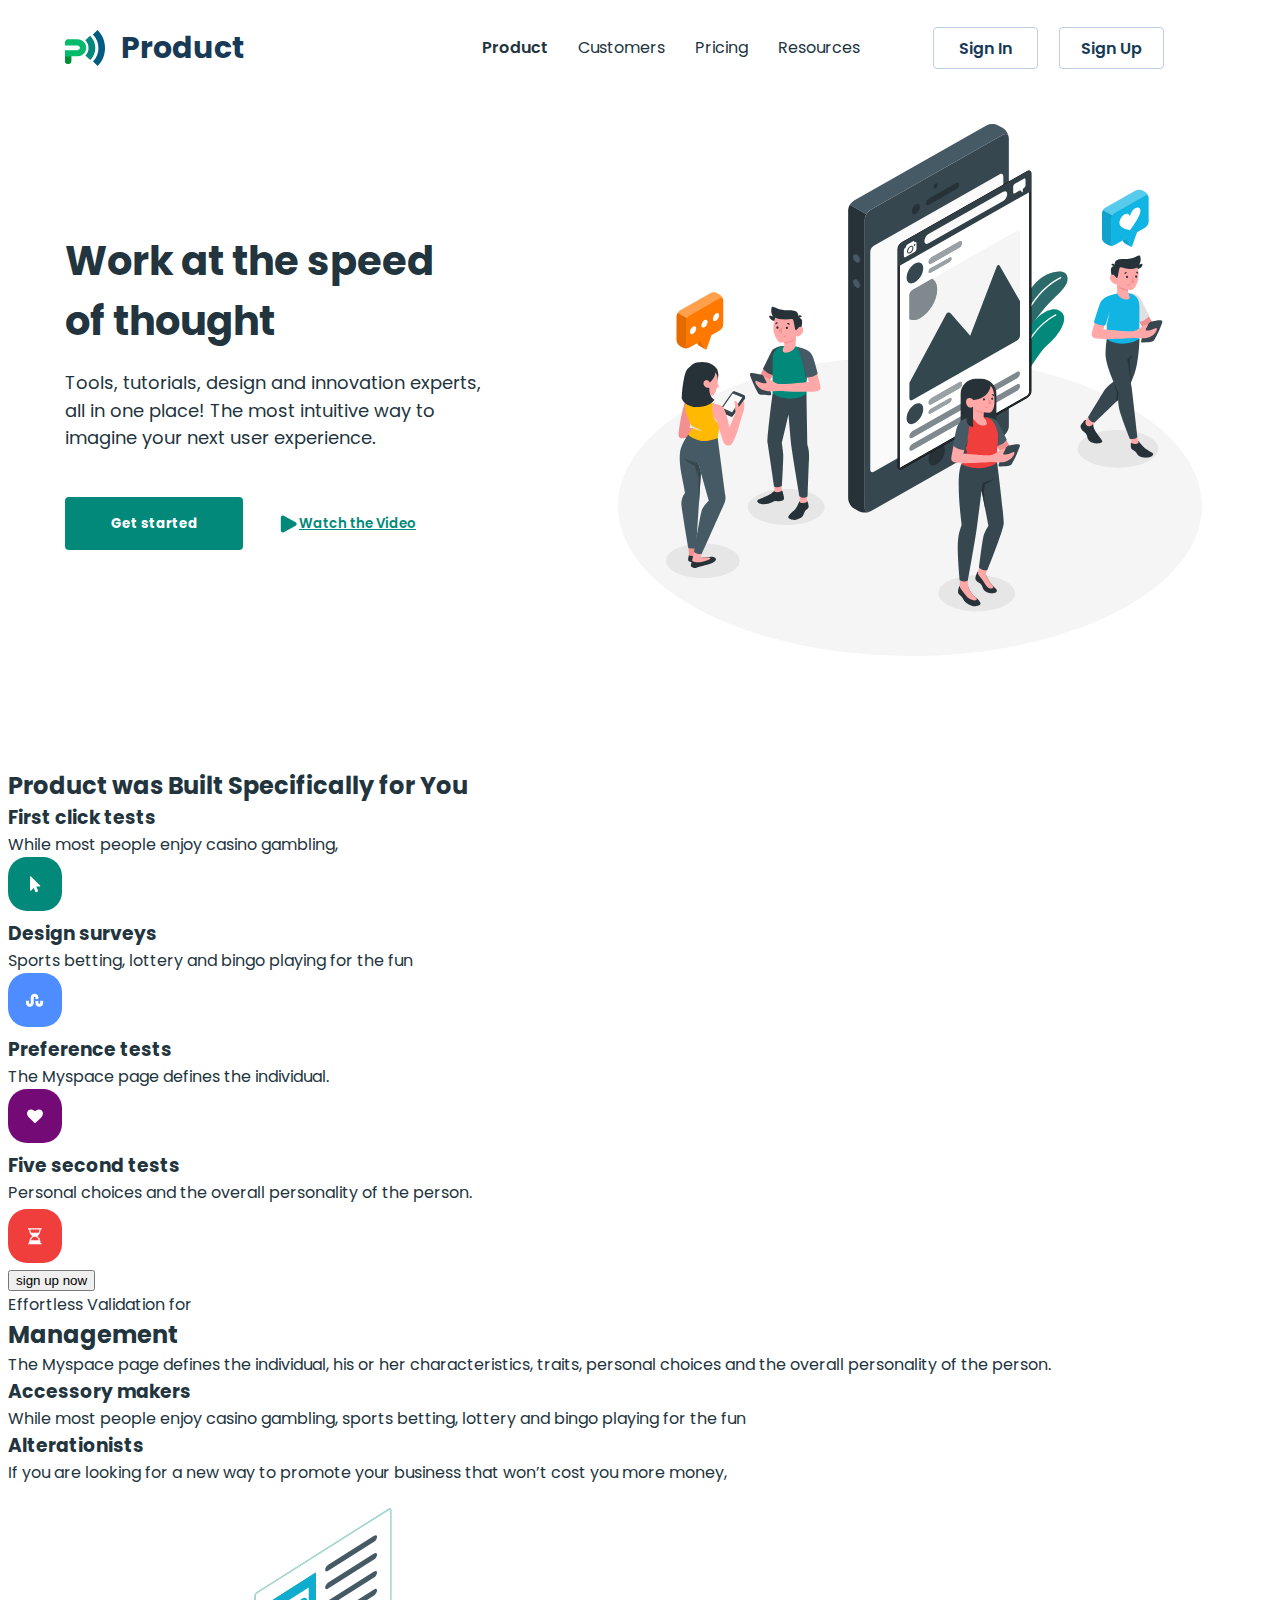
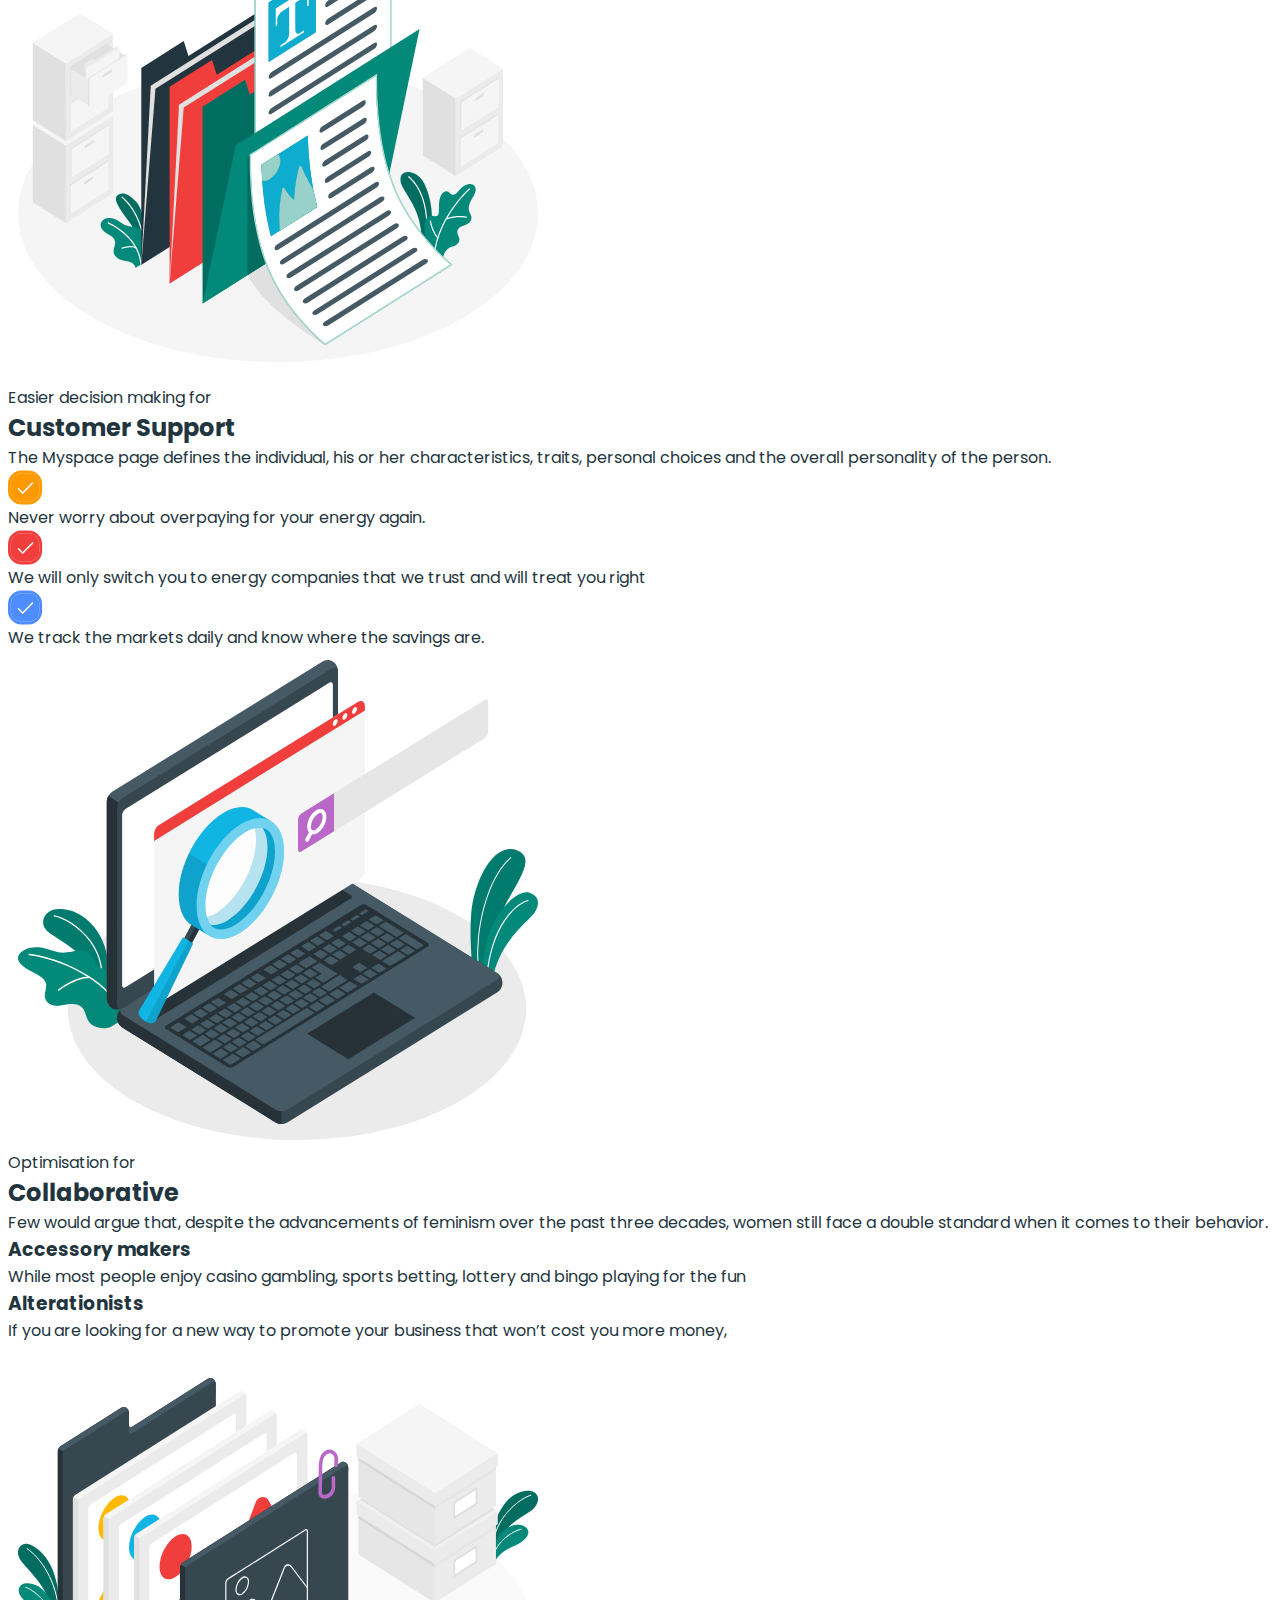
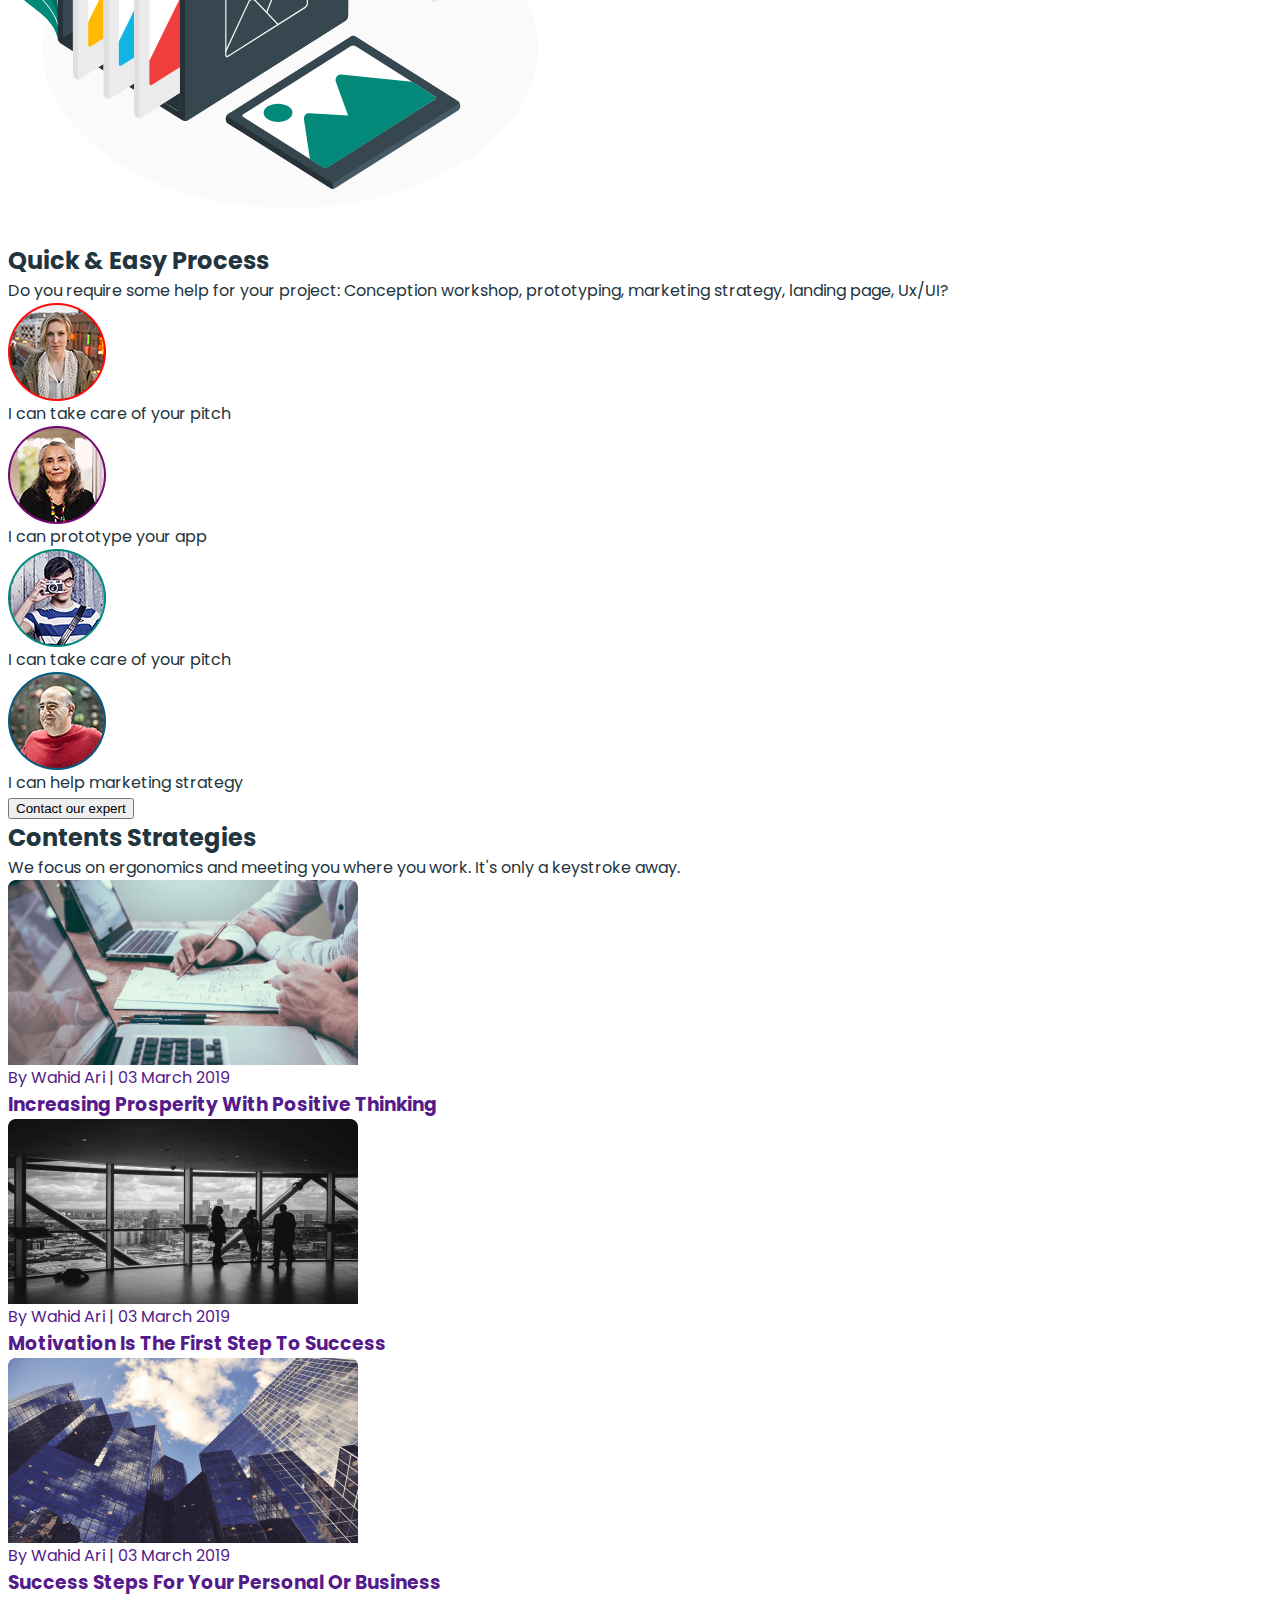
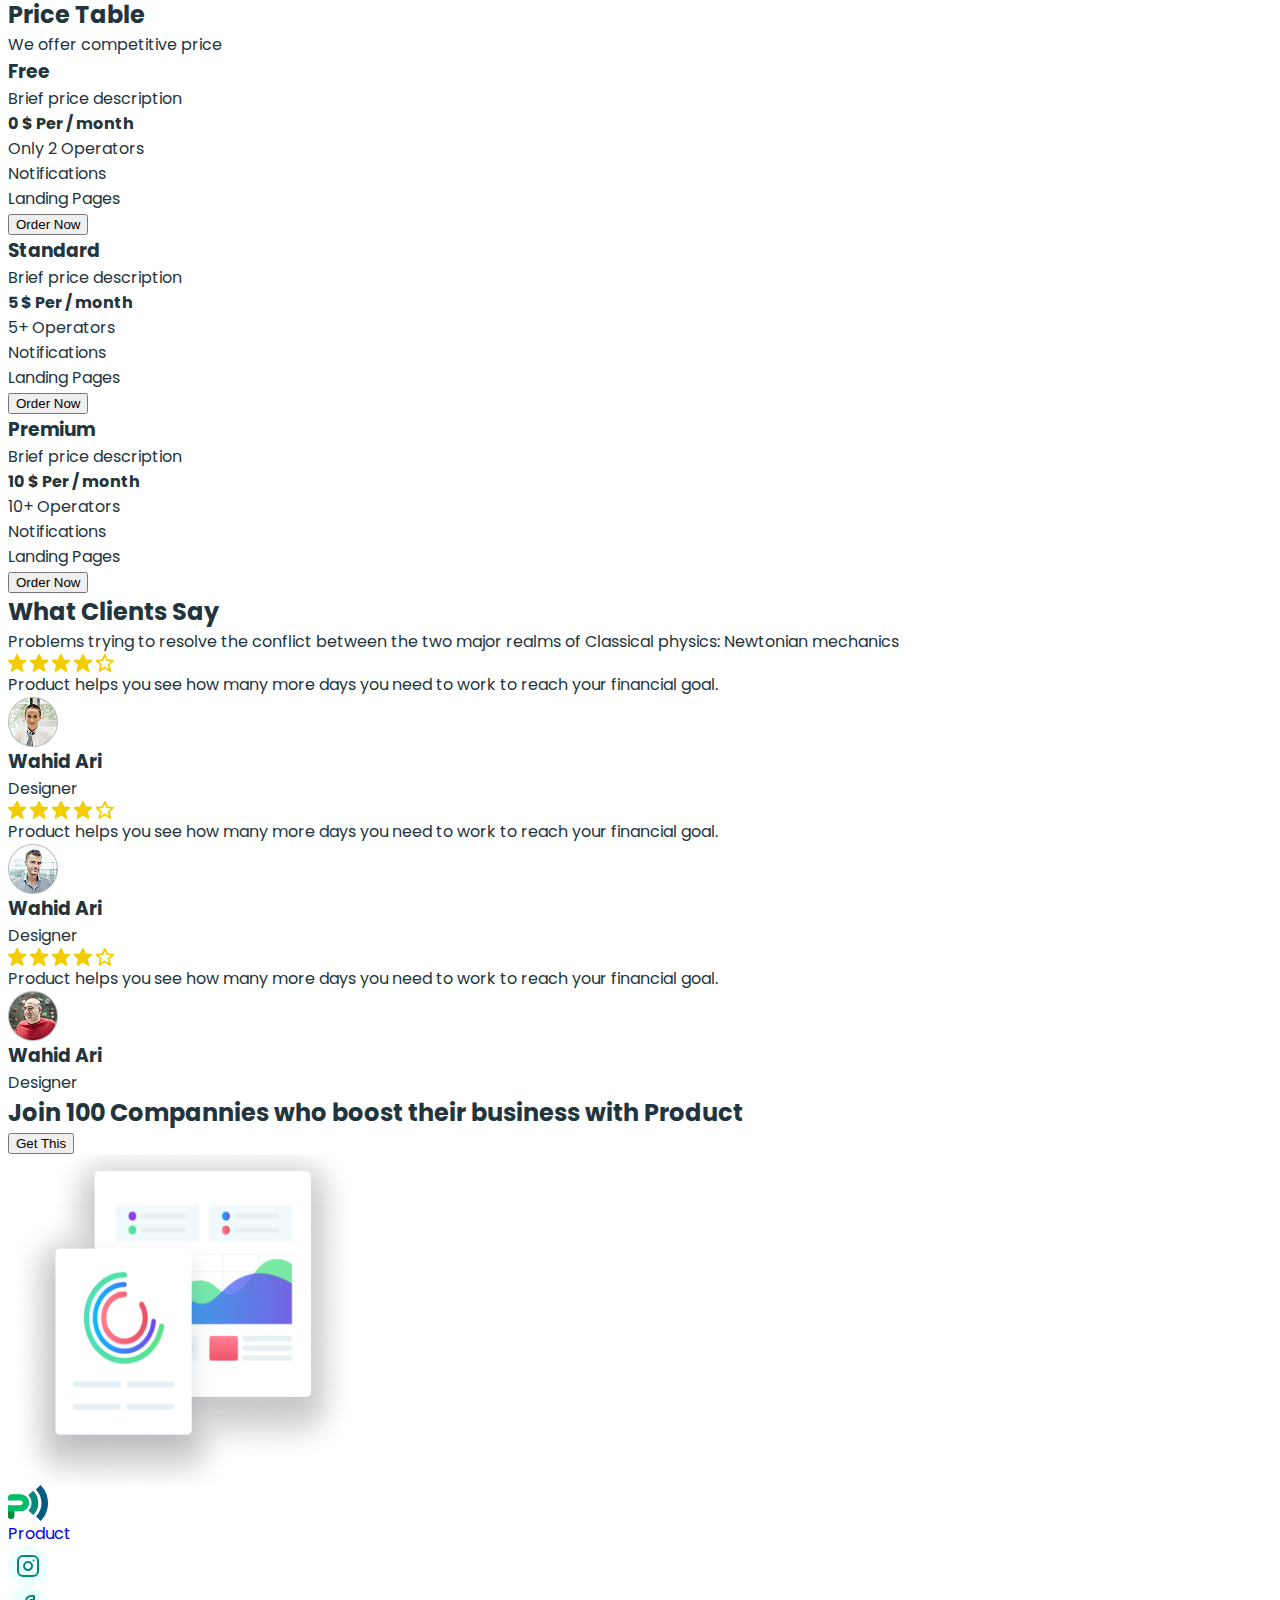
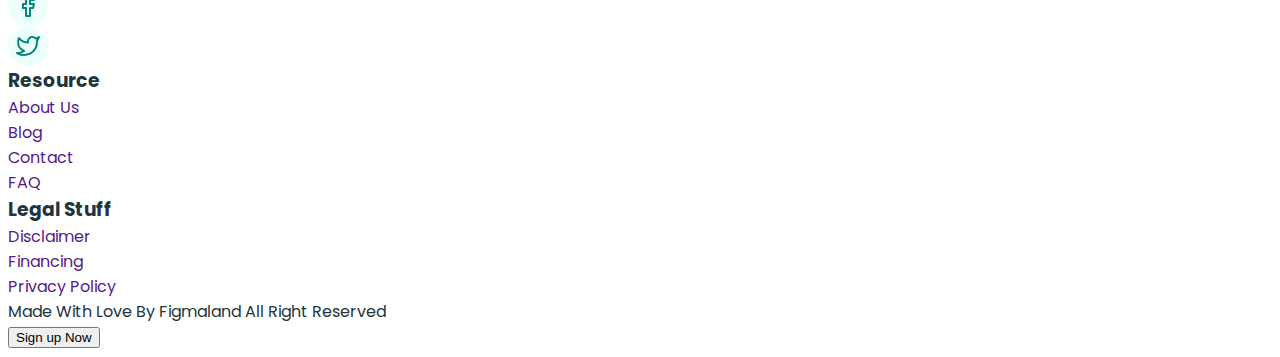
<file: index.html>
<!DOCTYPE html>
<html lang="en">
  <head>
    <meta charset="UTF-8" />
    <meta name="viewport" content="width=device-width, initial-scale=1.0" />
    <title>Business promotion</title>
    <link rel="preconnect" href="https://fonts.googleapis.com" />
    <link rel="preconnect" href="https://fonts.gstatic.com" crossorigin />
    <link
      href="https://fonts.googleapis.com/css2?family=Inter+Tight:ital,wght@500;700&family=Montserrat:ital,wght@400;500;600;700&family=Poppins:ital,wght@0400;500;600;700;800&family=Roboto:ital,wght@400;700;900&display=swap"
      rel="stylesheet"
    />
    <link rel="stylesheet" href="./css/styles.css" />
    <link
      rel="stylesheet"
      href="https://cdnjs.cloudflare.com/ajax/libs/modern-normalize/3.0.1/modern-normalize.min.css"
      integrity="sha512-q6WgHqiHlKyOqslT/lgBgodhd03Wp4BEqKeW6nNtlOY4quzyG3VoQKFrieaCeSnuVseNKRGpGeDU3qPmabCANg=="
      crossorigin="anonymous"
      referrerpolicy="no-referrer"
    />
  </head>
  <body>
    <!--Header-->
    <header class="header">
      <div class="conteiner">
        <a href="index.html" class="logo">
          <img src="./images/logo.svg" alt="logo" width="40" height="36" />
          Product
        </a>
        <!--Navigation-->
        <nav class="header-nav">
          <ul class="header-nav-list">
            <li class="header-nav-item">
              <a class="header-nav-link current" href="./index.html">Product</a>
            </li>
            <li class="header-nav-item">
              <a class="header-nav-link" href="./Customer.html">Customers</a>
            </li>
            <li class="header-nav-item">
              <a class="header-nav-link" href="./Pricing.html">Pricing</a>
            </li>
            <li class="header-nav-item">
              <a class="header-nav-link" href="">Resources</a>
            </li>
          </ul>
        </nav>
        <ul class="header-btn-list">
          <li class="header-btn-item">
            <button class="header-btn" type="button">Sign In</button>
          </li>
          <li class="header-btn-item">
            <button class="header-btn" type="button">Sign Up</button>
          </li>
        </ul>
      </div>
    </header>
    <main>
      <!--Hero-->
      <section class="hero">
        <div class="conteiner">
          <div>
            <h1 class="hero-title">Work at the speed of thought</h1>
            <p class="hero-text">
              Tools, tutorials, design and innovation experts, all in one place!
              The most intuitive way to imagine your next user experience.
            </p>
            <ul class="hero-list">
              <li>
                <button class="hero-start-btn" type="button">
                  Get started
                </button>
              </li>
              <li>
                <button class="hero-video-btn" type="button">
                  <img
                    src="./images/Triangle.svg"
                    alt="Triangle"
                    width="20"
                    height="18"
                  />Watch the Video
                </button>
              </li>
            </ul>
          </div>
          <img
            src="./images/hero-img.svg"
            alt="hero-img"
            width="610"
            height="555"
          />
        </div>
      </section>
      <!--Feature-->
      <section>
        <h2>Product was Built Specifically for You</h2>
        <ul>
          <li>
            <h3>First click tests</h3>
            <p>While most people enjoy casino gambling,</p>
            <img
              src="./images/icon-1.svg"
              alt="icon-1"
              width="54"
              height="62"
            />
          </li>
          <li>
            <h3>Design surveys</h3>
            <p>Sports betting, lottery and bingo playing for the fun</p>
            <img
              src="./images/icon-2.svg"
              alt="icon-2"
              width="54"
              height="62"
            />
          </li>
          <li>
            <h3>Preference tests</h3>
            <p>The Myspace page defines the individual.</p>
            <img
              src="./images/icon-3.svg"
              alt="icon-3"
              width="54"
              height="62"
            />
          </li>
          <li>
            <h3>Five second tests</h3>
            <p>Personal choices and the overall personality of the person.</p>
            <img
              src="./images/icon-4.svg"
              alt="icon-4"
              width="54"
              height="62"
            />
          </li>
        </ul>
        <button type="button">sign up now</button>
      </section>
      <!--Business management-->
      <section>
        <p>Effortless Validation for</p>
        <h2>Management</h2>
        <p>
          The Myspace page defines the individual, his or her characteristics,
          traits, personal choices and the overall personality of the person.
        </p>
        <ul>
          <li>
            <h3>Accessory makers</h3>
            <p>
              While most people enjoy casino gambling, sports betting, lottery
              and bingo playing for the fun
            </p>
          </li>
          <li>
            <h3>Alterationists</h3>
            <p>
              If you are looking for a new way to promote your business that
              won’t cost you more money,
            </p>
          </li>
        </ul>
        <img
          src="./images/management-img.svg"
          alt="management-img"
          width="540"
          height="500"
        />
      </section>
      <!--Support-->
      <section>
        <p>Easier decision making for</p>
        <h2>Customer Support</h2>
        <p>
          The Myspace page defines the individual, his or her characteristics,
          traits, personal choices and the overall personality of the person.
        </p>
        <ul>
          <li>
            <img src="./images/icon.svg" alt="icon" width="35" height="35" />
            <p>Never worry about overpaying for your energy again.</p>
          </li>
          <li>
            <img src="./images/icon2.svg" alt="icon2" width="35" height="35" />
            <p>
              We will only switch you to energy companies that we trust and will
              treat you right
            </p>
          </li>
          <li>
            <img src="./images/icon3.svg" alt="icon3" width="35" height="35" />
            <p>We track the markets daily and know where the savings are.</p>
          </li>
        </ul>
        <img
          src="./images/support-img.svg"
          alt="Support"
          width="540"
          height="500"
        />
      </section>
      <!--Collaboration-->
      <section>
        <p>Optimisation for</p>
        <h2>Collaborative</h2>
        <p>
          Few would argue that, despite the advancements of feminism over the
          past three decades, women still face a double standard when it comes
          to their behavior.
        </p>
        <ul>
          <li>
            <h3>Accessory makers</h3>
            <p>
              While most people enjoy casino gambling, sports betting, lottery
              and bingo playing for the fun
            </p>
          </li>
          <li>
            <h3>Alterationists</h3>
            <p>
              If you are looking for a new way to promote your business that
              won’t cost you more money,
            </p>
          </li>
        </ul>
        <img
          src="./images/collaboration-img.svg"
          alt="collaboration-img"
          width="540"
          height="500"
        />
      </section>
      <!--Staf-->
      <section>
        <h2>Quick & Easy Process</h2>
        <p>
          Do you require some help for your project: Conception workshop,
          prototyping, marketing strategy, landing page, Ux/UI?
        </p>
        <ul>
          <li>
            <img src="./images/avatar.png" alt="avatar" width="98" />
            <p>I can take care of your pitch</p>
          </li>
          <li>
            <img src="./images/avatar-1.png" alt="avatar-1" width="98" />
            <p>I can prototype your app</p>
          </li>
          <li>
            <img src="./images/avatar-2.png" alt="avatar-2" width="98" />
            <p>I can take care of your pitch</p>
          </li>
          <li>
            <img src="./images/avatar-3.png" alt="avatar-3" width="98" />
            <p>I can help marketing strategy</p>
          </li>
        </ul>
        <button type="button">Contact our expert</button>
      </section>
      <!--News feed-->
      <section>
        <h2>Contents Strategies</h2>
        <p>
          We focus on ergonomics and meeting you where you work. It's only a
          keystroke away.
        </p>
        <ul>
          <li>
            <a href="">
              <img
                src="./images/image-1.png"
                alt="work-png"
                width="350"
                height="185"
              />
              <p>By Wahid Ari | 03 March 2019</p>
              <h3>Increasing Prosperity With Positive Thinking</h3>
            </a>
          </li>
          <li>
            <a href=""
              ><img
                src="./images/image-2.png"
                alt="work-png"
                width="350"
                height="185"
              />
              <p>By Wahid Ari | 03 March 2019</p>
              <h3>Motivation Is The First Step To Success</h3></a
            >
          </li>
          <li>
            <a href=""
              ><img
                src="./images/image-3.png"
                alt="work-png"
                width="350"
                height="185"
              />
              <p>By Wahid Ari | 03 March 2019</p>
              <h3>Success Steps For Your Personal Or Business</h3></a
            >
          </li>
        </ul>
      </section>
      <!--Pricing-->
      <section>
        <h2>Price Table</h2>
        <p>We offer competitive price</p>
        <ul>
          <li>
            <h3>Free</h3>
            <p>Brief price description</p>
            <h4>0 $ Per / month</h4>
            <ul>
              <li>
                <p>Only 2 Operators</p>
              </li>
              <li>
                <p>Notifications</p>
              </li>
              <li>
                <p>Landing Pages</p>
              </li>
            </ul>
            <button type="button">
              <p>Order Now</p>
            </button>
          </li>
          <li>
            <h3>Standard</h3>
            <p>Brief price description</p>
            <h4>5 $ Per / month</h4>
            <ul>
              <li>
                <p>5+ Operators</p>
              </li>
              <li>
                <p>Notifications</p>
              </li>
              <li>
                <p>Landing Pages</p>
              </li>
            </ul>
            <button type="button">
              <p>Order Now</p>
            </button>
          </li>
          <li>
            <h3>Premium</h3>
            <p>Brief price description</p>
            <h4>10 $ Per / month</h4>
            <ul>
              <li>
                <p>10+ Operators</p>
              </li>
              <li>
                <p>Notifications</p>
              </li>
              <li>
                <p>Landing Pages</p>
              </li>
            </ul>
            <button type="button">
              <p>Order Now</p>
            </button>
          </li>
        </ul>
      </section>
      <!--Feedback-->
      <section>
        <h2>What Clients Say</h2>
        <p>
          Problems trying to resolve the conflict between the two major realms
          of Classical physics: Newtonian mechanics
        </p>
        <ul>
          <li>
            <img
              src="./images/Group 204.svg"
              alt="stars"
              width="106"
              height="18"
            />
            <p>
              Product helps you see how many more days you need to work to reach
              your financial goal.
            </p>
            <img src="./images/Ellipse 2.png" alt="girl" width="50" />
            <h3>Wahid Ari</h3>
            <p>Designer</p>
          </li>
          <li>
            <img
              src="./images/Group 204.svg"
              alt="stars"
              width="106"
              height="18"
            />
            <p>
              Product helps you see how many more days you need to work to reach
              your financial goal.
            </p>
            <img src="./images/Ellipse 2-1.png" alt="boy" width="50" />
            <h3>Wahid Ari</h3>
            <p>Designer</p>
          </li>
          <li>
            <img
              src="./images/Group 204.svg"
              alt="stars"
              width="106"
              height="18"
            />
            <p>
              Product helps you see how many more days you need to work to reach
              your financial goal.
            </p>
            <img src="./images/Ellipse 2-2.png" alt="boy" width="50" />
            <h3>Wahid Ari</h3>
            <p>Designer</p>
          </li>
        </ul>
      </section>
      <!--Promo-->
      <section>
        <h2>Join 100 Compannies who boost their business with Product</h2>
        <button type="button">Get This</button>
        <img
          src="./images/graphics.png"
          alt="graphics"
          width="350"
          height="330"
        />
      </section>
    </main>
    <footer>
      <a href="index.html">
        <img src="./images/logo.svg" alt="logo" width="40" height="36" />
        Product
      </a>
      <a href=""><img src="./images/item-1.svg" alt="instagram" /></a
      ><a href=""><img src="./images/item-2.svg" alt="facebook" /></a
      ><a href=""><img src="./images/item-3.svg" alt="twitter" /></a>
      <h3>Resource</h3>
      <ul>
        <li><a href="">About Us</a></li>
        <li><a href="">Blog</a></li>
        <li><a href="">Contact</a></li>
        <li><a href="">FAQ</a></li>
      </ul>
      <h3>Legal Stuff</h3>
      <ul>
        <li><a href="">Disclaimer</a></li>
        <li><a href="">Financing</a></li>
        <li><a href="">Privacy Policy</a></li>
      </ul>
      <p>Made With Love By Figmaland All Right Reserved</p>
      <button type="submit">Sign up Now</button>
    </footer>
  </body>
</html>
</file>
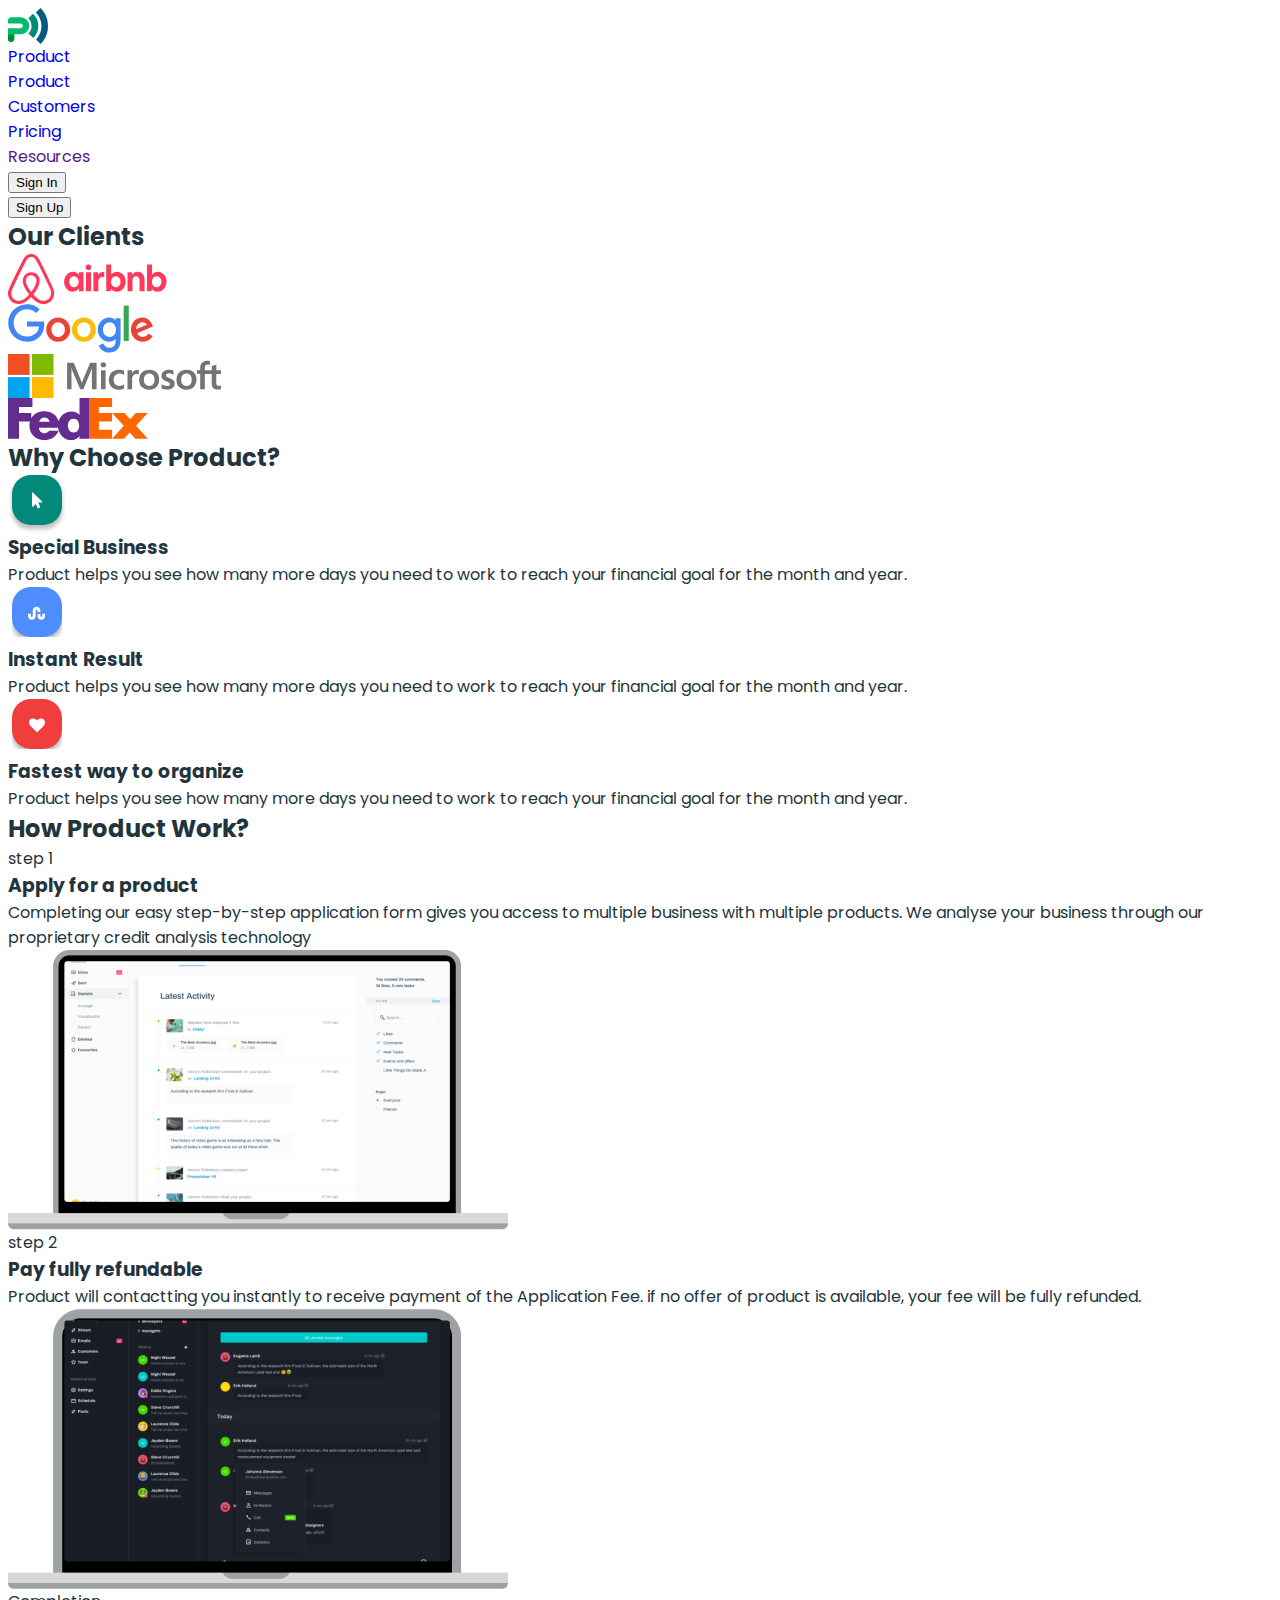
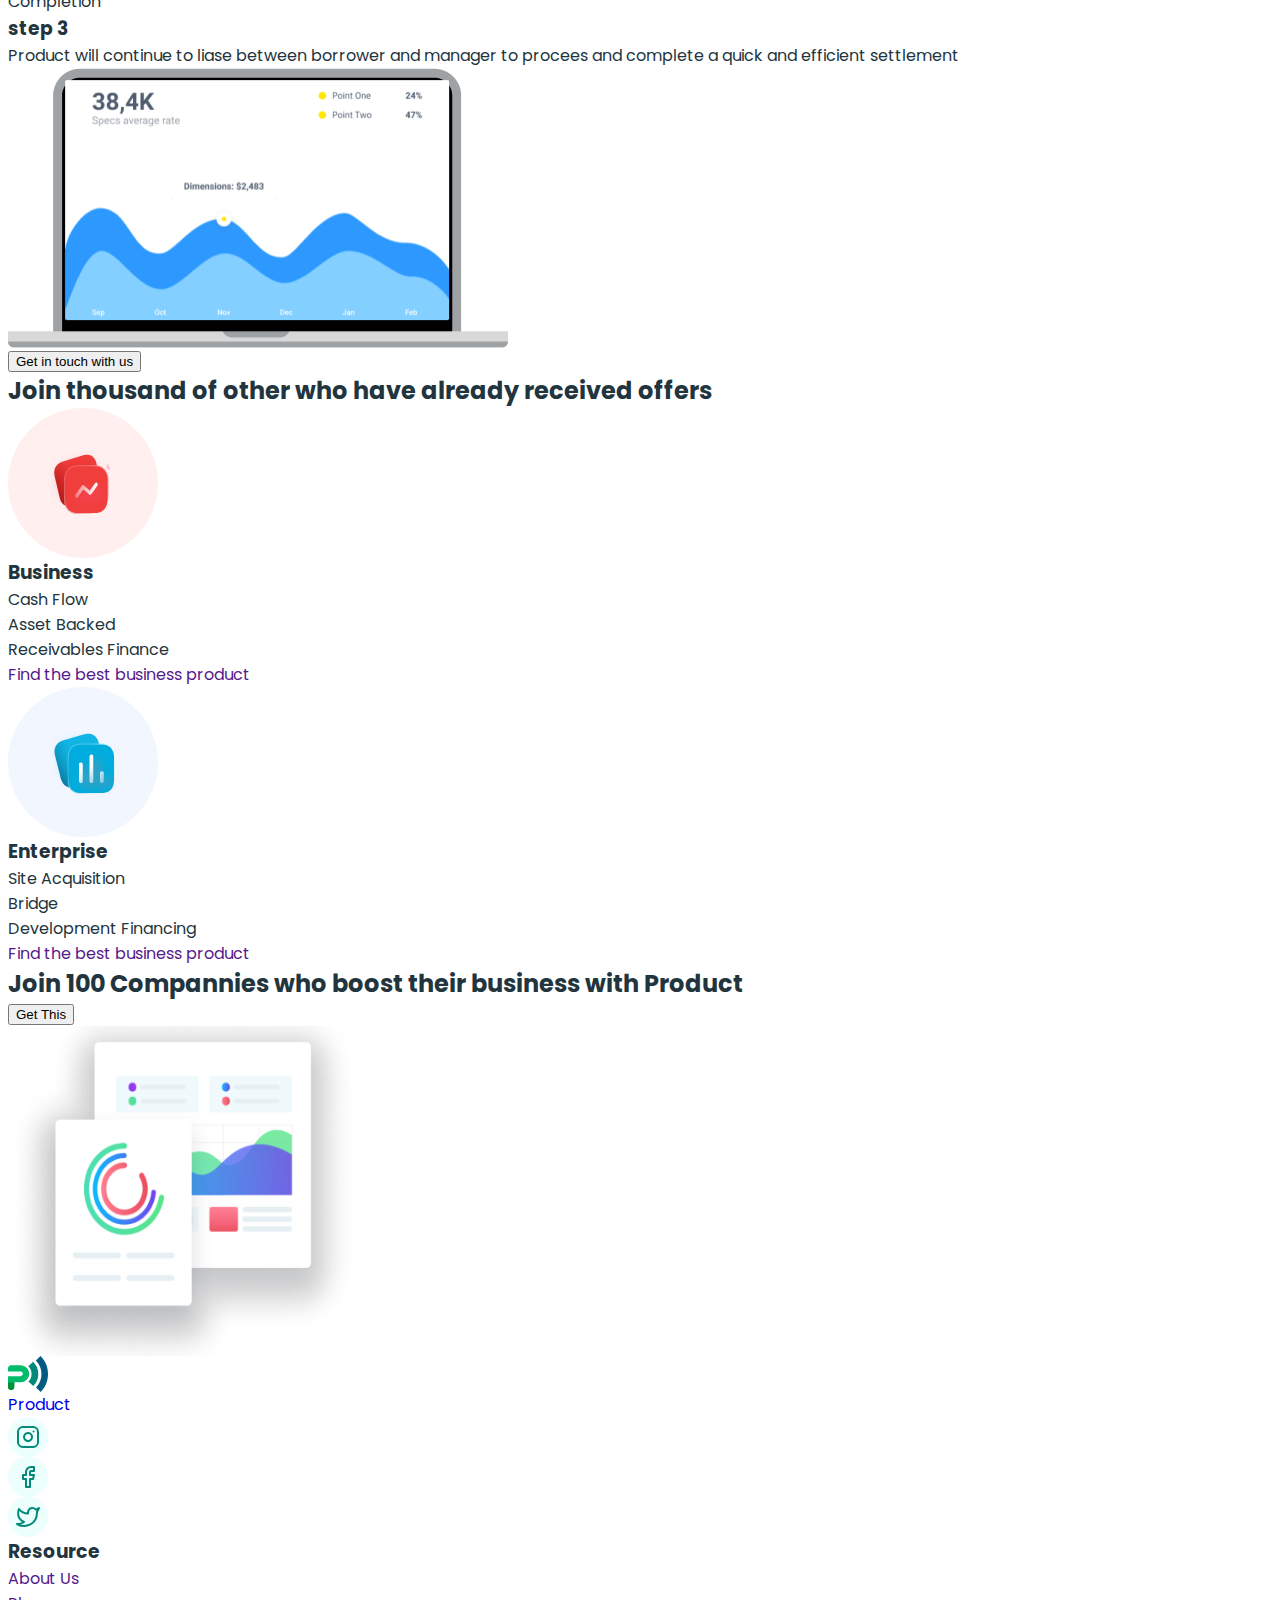
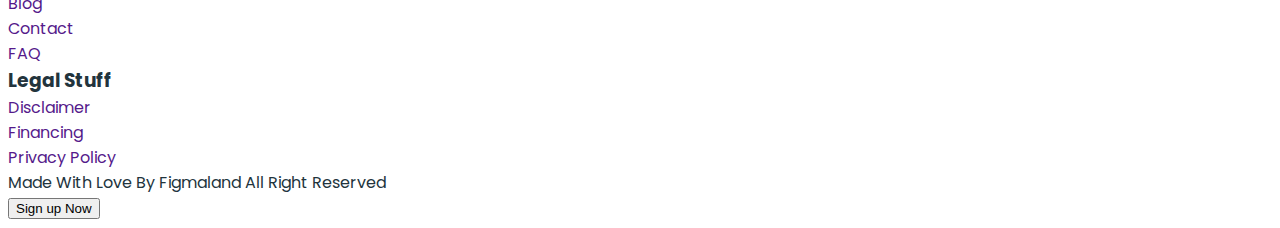
<file: Customer.html>
<!DOCTYPE html>
<html lang="en">
  <head>
    <meta charset="UTF-8" />
    <meta name="viewport" content="width=device-width, initial-scale=1.0" />
    <title>Customer-page</title>
    <link rel="preconnect" href="https://fonts.googleapis.com" />
    <link rel="preconnect" href="https://fonts.gstatic.com" crossorigin />
    <link
      href="https://fonts.googleapis.com/css2?family=Inter+Tight:ital,wght@500;700&family=Montserrat:ital,wght@400;500;600;700&family=Poppins:ital,wght@0400;500;600;700;800&family=Roboto:ital,wght@400;700;900&display=swap"
      rel="stylesheet"
    />
    <link rel="stylesheet" href="./css/styles.css" />
    <link
      rel="stylesheet"
      href="https://cdnjs.cloudflare.com/ajax/libs/modern-normalize/3.0.1/modern-normalize.min.css"
      integrity="sha512-q6WgHqiHlKyOqslT/lgBgodhd03Wp4BEqKeW6nNtlOY4quzyG3VoQKFrieaCeSnuVseNKRGpGeDU3qPmabCANg=="
      crossorigin="anonymous"
      referrerpolicy="no-referrer"
    />
  </head>
  <body>
    <!--Header-->
    <header>
      <a href="index.html">
        <img src="./images/logo.svg" alt="logo" width="40" height="36" />
        Product
      </a>
      <!--Navigation-->
      <nav>
        <ul>
          <li><a href="./index.html">Product</a></li>
          <li><a href="./Customer.html">Customers</a></li>
          <li><a href="./Pricing.html">Pricing</a></li>
          <li><a href="">Resources</a></li>
        </ul>
      </nav>
      <ul>
        <li><button type="button">Sign In</button></li>
        <li><button type="button">Sign Up</button></li>
      </ul>
    </header>
    <main>
      <!--Our Clients-->
      <h2>Our Clients</h2>
      <ul>
        <li><img src="./images/Airbnb Logo.svg" alt="logo" /></li>
        <li><img src="./images/Google Logo.svg" alt="logo" /></li>
        <li><img src="./images/Microsoft Logo.svg" alt="logo" /></li>
        <li><img src="./images/FedEx Logo.svg" alt="logo" /></li>
      </ul>
      <!--Choose Product-->
      <h2>Why Choose Product?</h2>
      <ul>
        <li>
          <img src="./images/icon.customer/icon1.svg" alt="" />
          <h3>Special Business</h3>
          <p>
            Product helps you see how many more days you need to work to reach
            your financial goal for the month and year.
          </p>
        </li>
        <li>
          <img src="./images/icon.customer/icon2.svg" alt="" />
          <h3>Instant Result</h3>
          <p>
            Product helps you see how many more days you need to work to reach
            your financial goal for the month and year.
          </p>
        </li>
        <li>
          <img src="./images/icon.customer/icon3.svg" alt="" />
          <h3>Fastest way to organize</h3>
          <p>
            Product helps you see how many more days you need to work to reach
            your financial goal for the month and year.
          </p>
        </li>
      </ul>
      <!--Product work-->
      <section>
        <h2>How Product Work?</h2>
        <ol>
          <li>
            <p>step 1</p>
            <h3>Apply for a product</h3>
            <p>
              Completing our easy step-by-step application form gives you access
              to multiple business with multiple products. We analyse your
              business through our proprietary credit analysis technology
            </p>
            <img src="./images/mac1.png" alt="mac1" width="500" height="280" />
          </li>
          <li>
            <p>step 2</p>
            <h3>Pay fully refundable</h3>
            <p>
              Product will contactting you instantly to receive payment of the
              Application Fee. if no offer of product is available, your fee
              will be fully refunded.
            </p>
            <img src="./images/mac2.png" alt="mac2" width="500" height="280" />
          </li>
          <li>
            <p>Completion</p>
            <h3>step 3</h3>
            <p>
              Product will continue to liase between borrower and manager to
              procees and complete a quick and efficient settlement
            </p>
            <img src="./images/mac3.png" alt="mac3" width="500" height="280" />
          </li>
        </ol>
        <button type="button">Get in touch with us</button>
      </section>
      <!--received offers-->
      <section>
        <h2>Join thousand of other who have already received offers</h2>
        <ul>
          <li>
            <img
              src="./images/Image Placeholder1.png"
              alt="Placeholder1"
              width=""
              height=""
            />
            <h3>Business</h3>
            <ul>
              <li>Cash Flow</li>
              <li>Asset Backed</li>
              <li>Receivables Finance</li>
            </ul>
            <a href="">Find the best business product</a>
          </li>
          <li>
            <img
              src="./images/Image Placeholder.png"
              alt="Placeholder"
              width=""
              height=""
            />
            <h3>Enterprise</h3>
            <ul>
              <li>Site Acquisition</li>
              <li>Bridge</li>
              <li>Development Financing</li>
            </ul>
          </li>
          <a href="">Find the best business product</a>
        </ul>
      </section>
      <!--Promo-->
      <section>
        <h2>Join 100 Compannies who boost their business with Product</h2>
        <button type="button">Get This</button>
        <img
          src="./images/graphics.png"
          alt="graphics"
          width="350"
          height="330"
        />
      </section>
    </main>
    <footer>
      <a href="index.html">
        <img src="./images/logo.svg" alt="logo" width="40" height="36" />
        Product
      </a>
      <a href=""><img src="./images/item-1.svg" alt="instagram" /></a
      ><a href=""><img src="./images/item-2.svg" alt="facebook" /></a
      ><a href=""><img src="./images/item-3.svg" alt="twitter" /></a>
      <h3>Resource</h3>
      <ul>
        <li><a href="">About Us</a></li>
        <li><a href="">Blog</a></li>
        <li><a href="">Contact</a></li>
        <li><a href="">FAQ</a></li>
      </ul>
      <h3>Legal Stuff</h3>
      <ul>
        <li><a href="">Disclaimer</a></li>
        <li><a href="">Financing</a></li>
        <li><a href="">Privacy Policy</a></li>
      </ul>
      <p>Made With Love By Figmaland All Right Reserved</p>
      <button type="submit">Sign up Now</button>
    </footer>
  </body>
</html>
</file>
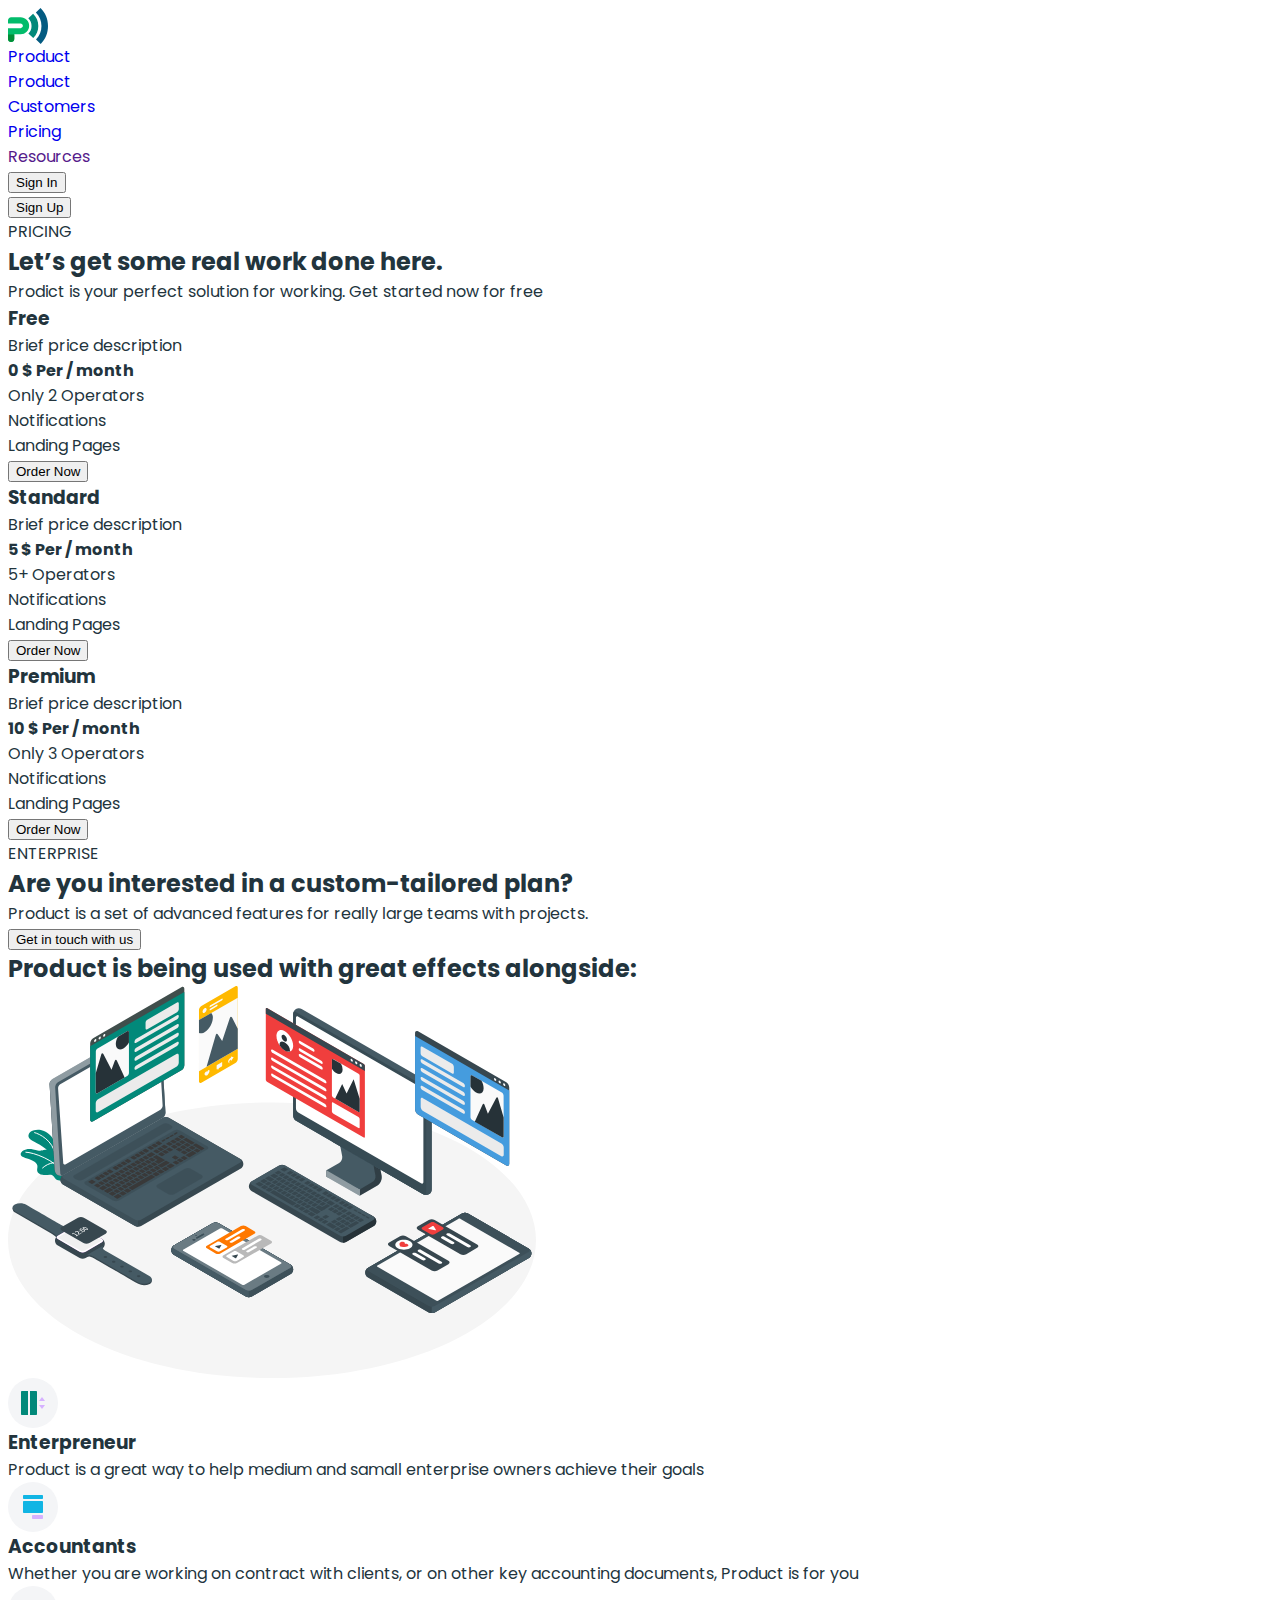
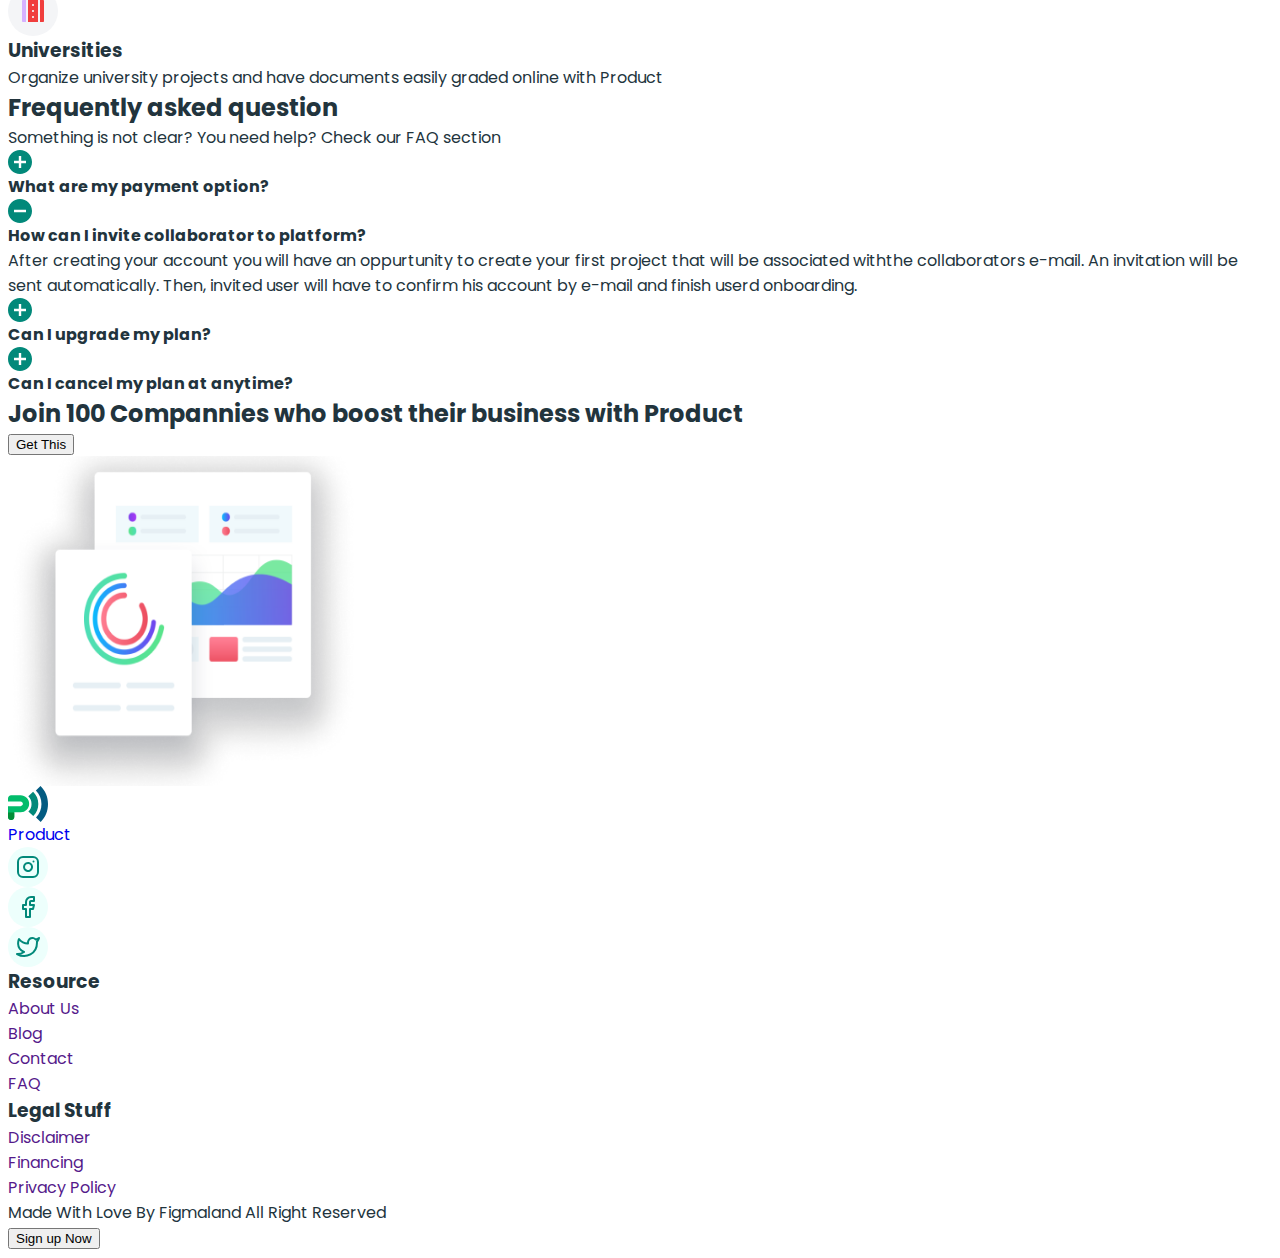
<file: Pricing.html>
<!DOCTYPE html>
<html lang="en">
  <head>
    <meta charset="UTF-8" />
    <meta name="viewport" content="width=device-width, initial-scale=1.0" />
    <title>Pricing-page</title>
    <link rel="preconnect" href="https://fonts.googleapis.com" />
    <link rel="preconnect" href="https://fonts.gstatic.com" crossorigin />
    <link
      href="https://fonts.googleapis.com/css2?family=Inter+Tight:ital,wght@500;700&family=Montserrat:ital,wght@400;500;600;700&family=Poppins:ital,wght@0400;500;600;700;800&family=Roboto:ital,wght@400;700;900&display=swap"
      rel="stylesheet"
    />
    <link rel="stylesheet" href="./css/styles.css" />
    <link
      rel="stylesheet"
      href="https://cdnjs.cloudflare.com/ajax/libs/modern-normalize/3.0.1/modern-normalize.min.css"
      integrity="sha512-q6WgHqiHlKyOqslT/lgBgodhd03Wp4BEqKeW6nNtlOY4quzyG3VoQKFrieaCeSnuVseNKRGpGeDU3qPmabCANg=="
      crossorigin="anonymous"
      referrerpolicy="no-referrer"
    />
  </head>
  <body>
    <!--Header-->
    <header>
      <a href="index.html">
        <img src="./images/logo.svg" alt="logo" width="40" height="36" />
        Product
      </a>
      <!--Navigation-->
      <nav>
        <ul>
          <li><a href="./index.html">Product</a></li>
          <li><a href="./Customer.html">Customers</a></li>
          <li><a href="./Pricing.html">Pricing</a></li>
          <li><a href="">Resources</a></li>
        </ul>
      </nav>
      <ul>
        <li><button type="button">Sign In</button></li>
        <li><button type="button">Sign Up</button></li>
      </ul>
    </header>
    <main>
      <!--PRICING-->
      <section>
        <p>PRICING</p>
        <h2>Let’s get some real work done here.</h2>
        <p>
          Prodict is your perfect solution for working. Get started now for free
        </p>
        <ul>
          <li>
            <h3>Free</h3>
            <p>Brief price description</p>
            <h4>0 $ Per / month</h4>
            <ul>
              <li>
                <p>Only 2 Operators</p>
              </li>
              <li>
                <p>Notifications</p>
              </li>
              <li>
                <p>Landing Pages</p>
              </li>
            </ul>
            <button type="button">
              <p>Order Now</p>
            </button>
          </li>
          <li>
            <h3>Standard</h3>
            <p>Brief price description</p>
            <h4>5 $ Per / month</h4>
            <ul>
              <li>
                <p>5+ Operators</p>
              </li>
              <li>
                <p>Notifications</p>
              </li>
              <li>
                <p>Landing Pages</p>
              </li>
            </ul>
            <button type="button">
              <p>Order Now</p>
            </button>
          </li>
          <li>
            <h3>Premium</h3>
            <p>Brief price description</p>
            <h4>10 $ Per / month</h4>
            <ul>
              <li>
                <p>Only 3 Operators</p>
              </li>
              <li>
                <p>Notifications</p>
              </li>
              <li>
                <p>Landing Pages</p>
              </li>
            </ul>
            <button type="button">
              <p>Order Now</p>
            </button>
          </li>
        </ul>
      </section>
      <!--ENTERPRISE-->
      <section>
        <p>ENTERPRISE</p>
        <h2>Are you interested in a custom-tailored plan?</h2>
        <p>
          Product is a set of advanced features for really large teams with
          projects.
        </p>
        <button>Get in touch with us</button>
      </section>
      <!--being used-->
      <section>
        <h2>Product is being used with great effects alongside:</h2>
        <img src="./images/amico.svg" alt="amico" />
        <ul>
          <li>
            <img
              src="./images/Feature Icon with circle.svg"
              alt="Feature Icon with circle"
            />
            <h3>Enterpreneur</h3>
            <p>
              Product is a great way to help medium and samall enterprise owners
              achieve their goals
            </p>
          </li>
          <li>
            <img
              src="./images/Feature Icon with circle2.svg"
              alt="Feature Icon with circle"
            />
            <h3>Accountants</h3>
            <p>
              Whether you are working on contract with clients, or on other key
              accounting documents, Product is for you
            </p>
          </li>
          <li>
            <img
              src="./images/Feature Icon with circle3.svg"
              alt="Feature Icon with circle"
            />
            <h3>Universities</h3>
            <p>
              Organize university projects and have documents easily graded
              online with Product
            </p>
          </li>
        </ul>
      </section>
      <!--asked question-->
      <section>
        <h2>Frequently asked question</h2>
        <p>Something is not clear? You need help? Check our FAQ section</p>
        <ul>
          <li>
            <img src="./images/plus_circle.svg" alt="" />
            <h4>What are my payment option?</h4>
            <p></p>
          </li>
          <li>
            <img src="./images/minus_circle.svg" alt="" />
            <h4>How can I invite collaborator to platform?</h4>
            <p>
              After creating your account you will have an oppurtunity to create
              your first project that will be associated withthe collaborators
              e-mail. An invitation will be sent automatically. Then, invited
              user will have to confirm his account by e-mail and finish userd
              onboarding.
            </p>
          </li>
          <li>
            <img src="./images/plus_circle.svg" alt="" />
            <h4>Can I upgrade my plan?</h4>
            <p></p>
          </li>
          <li>
            <img src="./images/plus_circle.svg" alt="" />
            <h4>Can I cancel my plan at anytime?</h4>
            <p></p>
          </li>
        </ul>
      </section>
      <!--Promo-->
      <section>
        <h2>Join 100 Compannies who boost their business with Product</h2>
        <button type="button">Get This</button>
        <img
          src="./images/graphics.png"
          alt="graphics"
          width="350"
          height="330"
        />
      </section>
    </main>
    <footer>
      <a href="index.html">
        <img src="./images/logo.svg" alt="logo" width="40" height="36" />
        Product
      </a>
      <a href=""><img src="./images/item-1.svg" alt="instagram" /></a
      ><a href=""><img src="./images/item-2.svg" alt="facebook" /></a
      ><a href=""><img src="./images/item-3.svg" alt="twitter" /></a>
      <h3>Resource</h3>
      <ul>
        <li><a href="">About Us</a></li>
        <li><a href="">Blog</a></li>
        <li><a href="">Contact</a></li>
        <li><a href="">FAQ</a></li>
      </ul>
      <h3>Legal Stuff</h3>
      <ul>
        <li><a href="">Disclaimer</a></li>
        <li><a href="">Financing</a></li>
        <li><a href="">Privacy Policy</a></li>
      </ul>
      <p>Made With Love By Figmaland All Right Reserved</p>
      <button type="submit">Sign up Now</button>
    </footer>
  </body>
</html>
</file>
<file: css/styles.css>
body {
  font-family: "Poppins", sans-serif;
  color: #22343d;
  background-color: #fff;
}

h1,
h2,
h3,
h4,
h5,
h6,
p {
  margin: 0;
}

ul,
ol {
  list-style: none;
  padding-left: 0;
  margin: 0;
}

a {
  text-decoration: none;
}

img {
  display: block;
  max-width: 100%;
}

button {
  cursor: pointer;
}

.conteiner {
  width: 1150px;
  padding: 0 20px;
  margin: 0 auto;
}
/* Header */

/*.conteiner {
  padding: 0 20px;
  width: 1110px;
  margin: 0 auto;
}

.logo {
  display: flex;
  align-items: center;
  gap: 16px;
  font-weight: 700;
  font-size: 30px;
  line-height: 0.93;
  color: #173a56;
}
  */

.header {
}
.header .conteiner {
  align-items: center;
  display: flex;
}
.logo {
  margin-right: 237px;
  display: flex;
  align-items: center;
  gap: 16px;
  font-weight: 700;
  font-size: 30px;
  line-height: 0.93;
  color: #173a56;
}
.header-nav {
  margin-right: 73px;
}
.header-nav-list {
  display: flex;
  gap: 30px;
}
.header-nav-item {
}
.header-nav-link {
  display: block;
  padding: 26px 0;

  font-size: 16px;
  line-height: 1.75;
  color: #22343d;
}
.current {
  font-weight: 600;
}
.header-btn-list {
  display: flex;
  gap: 21px;
}
.header-btn-item {
}
.header-btn {
  border: 1px solid #bcd0e5;
  border-radius: 4px;
  min-width: 105px;
  height: 42px;
  font-family: inherit;
  font-weight: 600;
  font-size: 16px;
  text-align: center;
  color: #173a56;
  background-color: transparent;
}
.header-btn:hover,
.header-btn:focus {
  color: #fff;
  background: #02897a;
  border: none;
}
/* Hero */
.hero {
  padding-top: 25px;
  padding-bottom: 100px;
}
.hero .conteiner {
  align-items: center;
  display: flex;
  justify-content: space-between;
}
.hero-title {
  margin-bottom: 18px;
  max-width: 372px;
  font-size: 40px;
  line-height: 1.5;
  color: #22343d;
}
.hero-text {
  margin-bottom: 45px;
  max-width: 432px;
  font-size: 18px;
  line-height: 1.55;
  color: #22343d;
}
.hero-list {
  display: flex;
  align-items: center;
  gap: 30px;
}
.hero-start-btn {
  border: none;
  align-items: center;
  background: #02897a;
  border-radius: 4px;
  min-width: 178px;
  height: 53px;
  font-family: inherit;
  font-weight: 700;
  color: #fff;
}
.hero-video-btn {
  background-color: transparent;
  border: none;
  display: flex;
  align-items: center;
  font-family: inherit;
  font-weight: 600;
  text-decoration: underline;
  text-decoration-skip-ink: none;
  color: #02897a;
}
</file>
